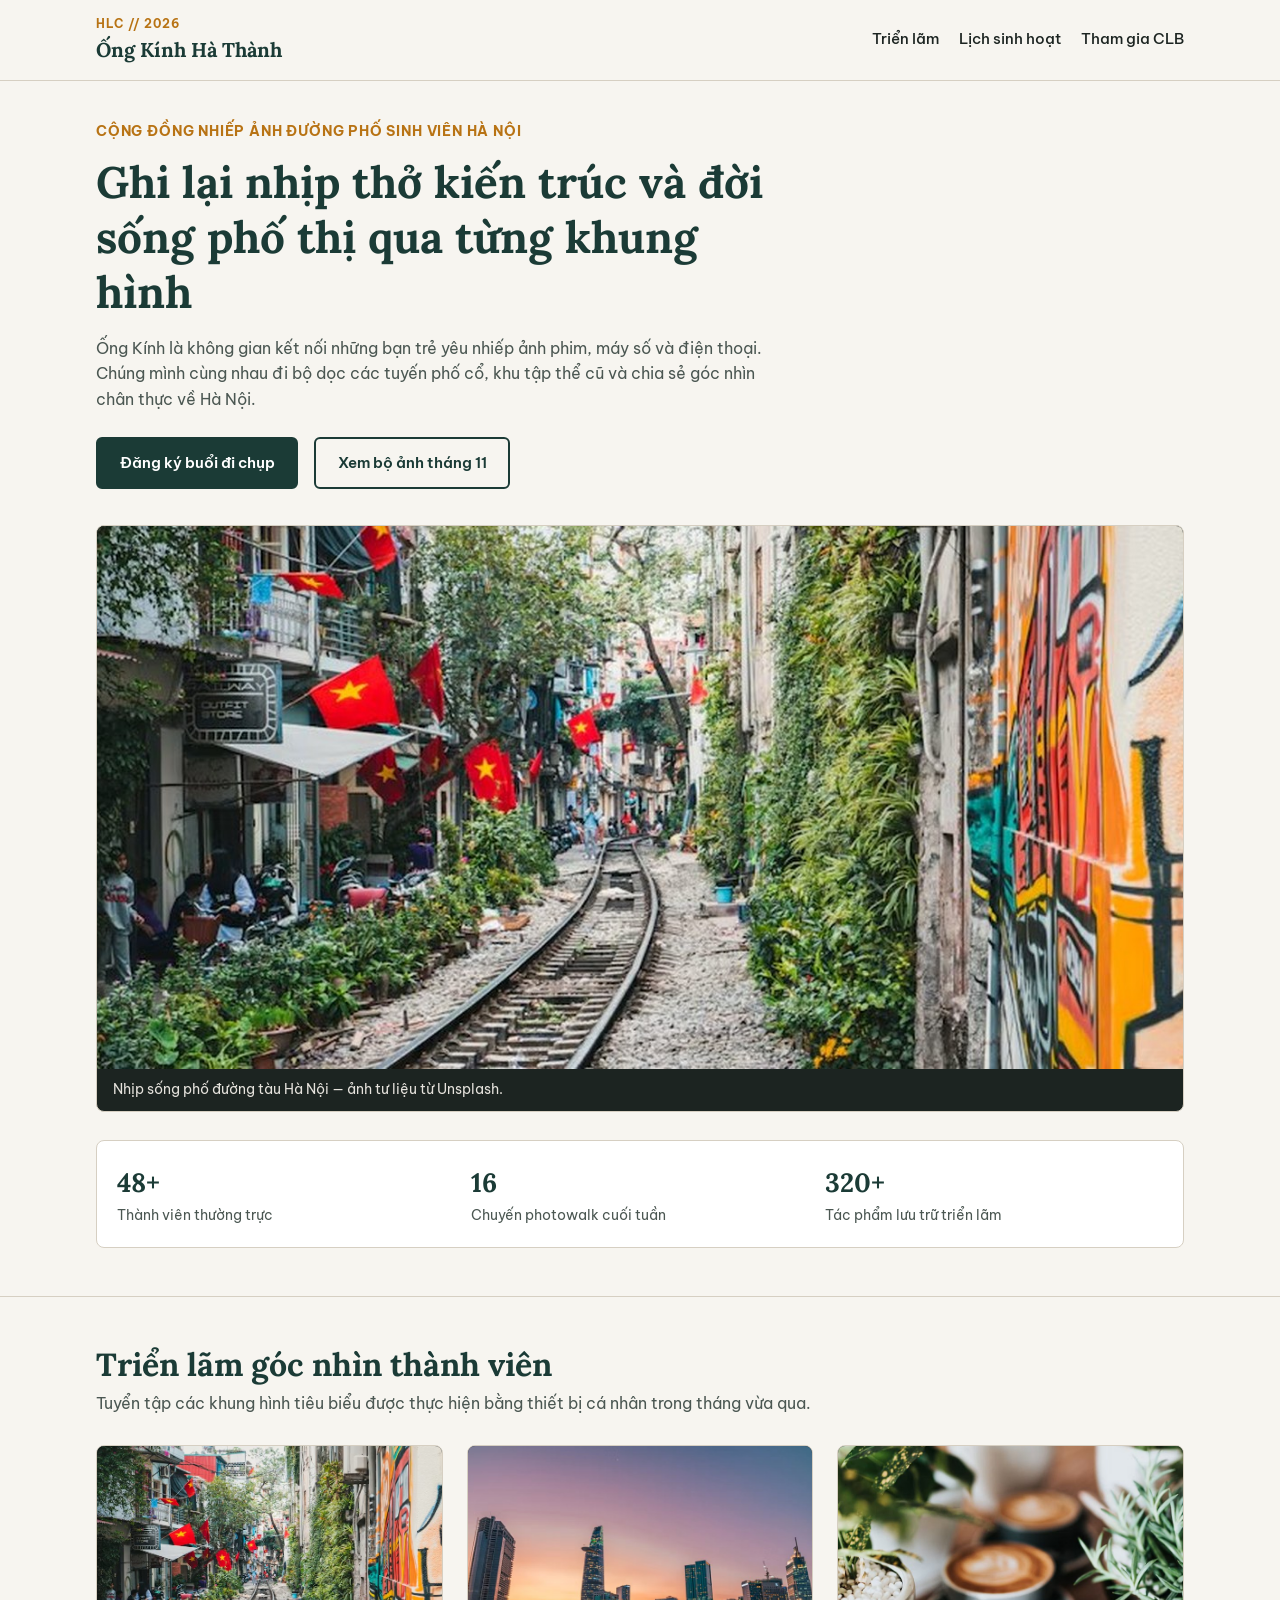
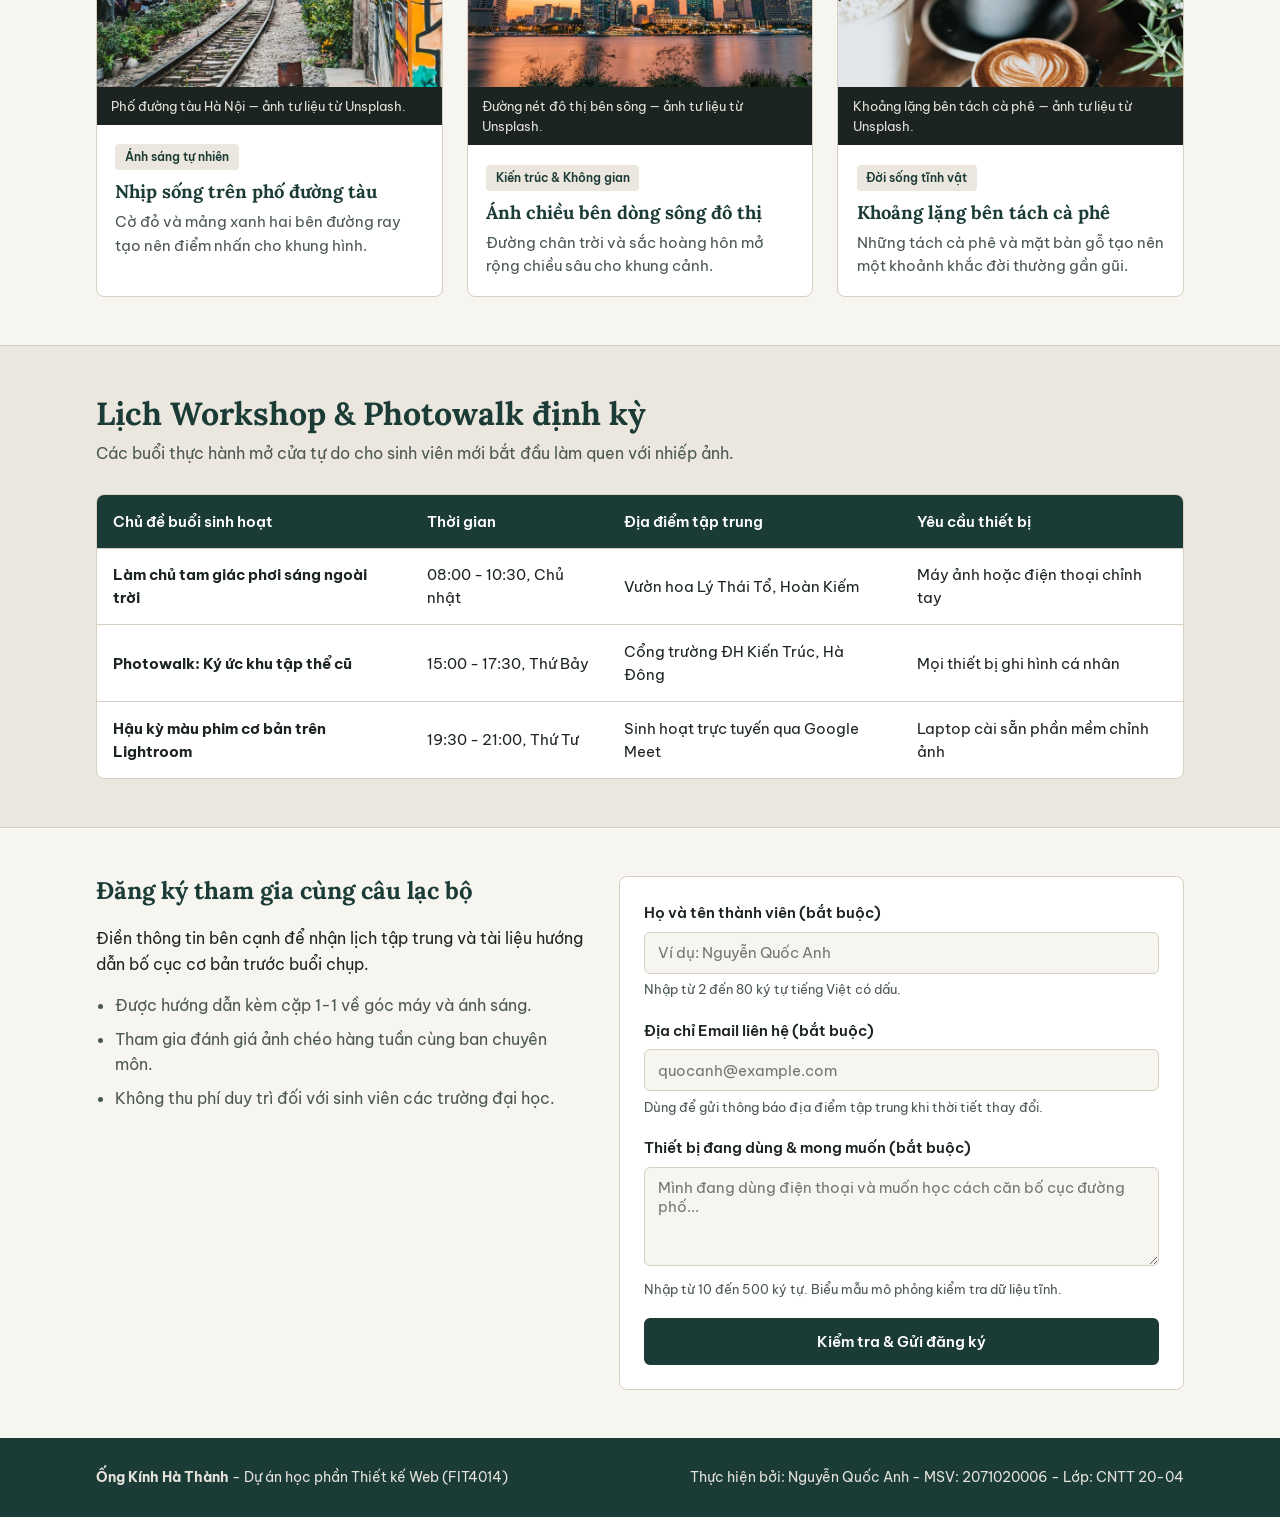
<file: index.html>
<!DOCTYPE html>
<html lang="vi">

<head>
    <meta charset="UTF-8">
    <meta name="viewport" content="width=device-width, initial-scale=1.0">
    <title>Ống Kính Hà Thành - Câu lạc bộ Nhiếp ảnh &amp; Khám phá Đô thị</title>
    <link rel="preconnect" href="https://fonts.googleapis.com">
    <link rel="preconnect" href="https://fonts.gstatic.com" crossorigin>
    <link
        href="https://fonts.googleapis.com/css2?family=Be+Vietnam+Pro:wght@400;500;600;700&family=Lora:ital,wght@0,600;0,700;1,500&display=swap"
        rel="stylesheet">
    <link rel="stylesheet" href="css/styles.css">
</head>

<body>
    <header class="site-header">
        <div class="container header-bar">
            <a href="index.html" class="brand-mark">
                <span class="brand-code">HLC // 2026</span>
                <span class="brand-title">Ống Kính Hà Thành</span>
            </a>
            <nav class="main-nav" aria-label="Điều hướng chính">
                <a href="#trien-lam">Triển lãm</a>
                <a href="#lich-sinh-hoat">Lịch sinh hoạt</a>
                <a href="#dang-ky">Tham gia CLB</a>
            </nav>
        </div>
    </header>

    <main>
        <section class="editorial-intro">
            <div class="container">
                <p class="eyebrow">Cộng đồng nhiếp ảnh đường phố sinh viên Hà Nội</p>
                <h1>Ghi lại nhịp thở kiến trúc và đời sống phố thị qua từng khung hình</h1>
                <p class="lead-text">
                    Ống Kính là không gian kết nối những bạn trẻ yêu nhiếp ảnh phim, máy số và điện thoại.
                    Chúng mình cùng nhau đi bộ dọc các tuyến phố cổ, khu tập thể cũ và chia sẻ góc nhìn chân thực về Hà
                    Nội.
                </p>
                <div class="intro-actions">
                    <a href="#dang-ky" class="btn btn-primary">Đăng ký buổi đi chụp</a>
                    <a href="#trien-lam" class="btn btn-outline">Xem bộ ảnh tháng 11</a>
                </div>

                <figure class="editorial-banner">
                    <img src="assets/anh-banner-pho-ha-noi.jpg"
                        alt="Phố đường tàu Hà Nội với những ngôi nhà san sát hai bên đường ray" width="1320"
                        height="600">
                    <figcaption>Nhịp sống phố đường tàu Hà Nội — ảnh tư liệu từ Unsplash.</figcaption>
                </figure>

                <ul class="stat-strip" aria-label="Số liệu hoạt động câu lạc bộ">
                    <li>
                        <strong>48+</strong>
                        <span>Thành viên thường trực</span>
                    </li>
                    <li>
                        <strong>16</strong>
                        <span>Chuyến photowalk cuối tuần</span>
                    </li>
                    <li>
                        <strong>320+</strong>
                        <span>Tác phẩm lưu trữ triển lãm</span>
                    </li>
                </ul>
            </div>
        </section>

        <section id="trien-lam" class="gallery-section">
            <div class="container">
                <div class="section-heading">
                    <h2>Triển lãm góc nhìn thành viên</h2>
                    <p>Tuyển tập các khung hình tiêu biểu được thực hiện bằng thiết bị cá nhân trong tháng vừa qua.</p>
                </div>

                <div class="photo-grid">
                    <article class="photo-card">
                        <figure class="photo-frame">
                            <img src="assets/ha-noi-pho-co.jpg"
                                alt="Phố đường tàu Hà Nội với cờ đỏ và cây xanh hai bên đường ray" width="800"
                                height="560" loading="lazy">
                            <figcaption>Phố đường tàu Hà Nội — ảnh tư liệu từ Unsplash.</figcaption>
                        </figure>
                        <div class="photo-body">
                            <span class="tag">Ánh sáng tự nhiên</span>
                            <h3>Nhịp sống trên phố đường tàu</h3>
                            <p>Cờ đỏ và mảng xanh hai bên đường ray tạo nên điểm nhấn cho khung hình.</p>
                        </div>
                    </article>

                    <article class="photo-card">
                        <figure class="photo-frame">
                            <img src="assets/do-thi-ben-song.jpg"
                                alt="Đường chân trời đô thị bên dòng sông lúc hoàng hôn"
                                width="800" height="560" loading="lazy">
                            <figcaption>Đường nét đô thị bên sông — ảnh tư liệu từ Unsplash.</figcaption>
                        </figure>
                        <div class="photo-body">
                            <span class="tag">Kiến trúc &amp; Không gian</span>
                            <h3>Ánh chiều bên dòng sông đô thị</h3>
                            <p>Đường chân trời và sắc hoàng hôn mở rộng chiều sâu cho khung cảnh.</p>
                        </div>
                    </article>

                    <article class="photo-card">
                        <figure class="photo-frame">
                            <img src="assets/ca-phe-pho.jpg"
                                alt="Những tách cà phê đặt trên bàn gỗ trong quán nhỏ" width="800"
                                height="560" loading="lazy">
                            <figcaption>Khoảng lặng bên tách cà phê — ảnh tư liệu từ Unsplash.</figcaption>
                        </figure>
                        <div class="photo-body">
                            <span class="tag">Đời sống tĩnh vật</span>
                            <h3>Khoảng lặng bên tách cà phê</h3>
                            <p>Những tách cà phê và mặt bàn gỗ tạo nên một khoảnh khắc đời thường gần gũi.</p>
                        </div>
                    </article>
                </div>
            </div>
        </section>

        <section id="lich-sinh-hoat" class="schedule-section">
            <div class="container">
                <div class="section-heading">
                    <h2>Lịch Workshop &amp; Photowalk định kỳ</h2>
                    <p>Các buổi thực hành mở cửa tự do cho sinh viên mới bắt đầu làm quen với nhiếp ảnh.</p>
                </div>

                <div class="table-wrap">
                    <table class="schedule-table">
                        <thead>
                            <tr>
                                <th scope="col">Chủ đề buổi sinh hoạt</th>
                                <th scope="col">Thời gian</th>
                                <th scope="col">Địa điểm tập trung</th>
                                <th scope="col">Yêu cầu thiết bị</th>
                            </tr>
                        </thead>
                        <tbody>
                            <tr>
                                <th scope="row">Làm chủ tam giác phơi sáng ngoài trời</th>
                                <td>08:00 - 10:30, Chủ nhật</td>
                                <td>Vườn hoa Lý Thái Tổ, Hoàn Kiếm</td>
                                <td>Máy ảnh hoặc điện thoại chỉnh tay</td>
                            </tr>
                            <tr>
                                <th scope="row">Photowalk: Ký ức khu tập thể cũ</th>
                                <td>15:00 - 17:30, Thứ Bảy</td>
                                <td>Cổng trường ĐH Kiến Trúc, Hà Đông</td>
                                <td>Mọi thiết bị ghi hình cá nhân</td>
                            </tr>
                            <tr>
                                <th scope="row">Hậu kỳ màu phim cơ bản trên Lightroom</th>
                                <td>19:30 - 21:00, Thứ Tư</td>
                                <td>Sinh hoạt trực tuyến qua Google Meet</td>
                                <td>Laptop cài sẵn phần mềm chỉnh ảnh</td>
                            </tr>
                        </tbody>
                    </table>
                </div>
            </div>
        </section>

        <section id="dang-ky" class="join-section">
            <div class="container join-layout">
                <div class="join-info">
                    <h2>Đăng ký tham gia cùng câu lạc bộ</h2>
                    <p>
                        Điền thông tin bên cạnh để nhận lịch tập trung và tài liệu hướng dẫn bố cục cơ bản trước buổi
                        chụp.
                    </p>
                    <ul class="benefit-list">
                        <li>Được hướng dẫn kèm cặp 1-1 về góc máy và ánh sáng.</li>
                        <li>Tham gia đánh giá ảnh chéo hàng tuần cùng ban chuyên môn.</li>
                        <li>Không thu phí duy trì đối với sinh viên các trường đại học.</li>
                    </ul>
                </div>

                <form class="join-form" action="ket-qua.html" method="get">
                    <div class="form-group">
                        <label for="fullname">Họ và tên thành viên (bắt buộc)</label>
                        <input type="text" id="fullname" name="fullname" autocomplete="name" required minlength="2"
                            maxlength="80" placeholder="Ví dụ: Nguyễn Quốc Anh" aria-describedby="fullname-help">
                        <p id="fullname-help" class="field-help">Nhập từ 2 đến 80 ký tự tiếng Việt có dấu.</p>
                    </div>

                    <div class="form-group">
                        <label for="email">Địa chỉ Email liên hệ (bắt buộc)</label>
                        <input type="email" id="email" name="email" autocomplete="email" required
                            placeholder="quocanh@example.com" aria-describedby="email-help">
                        <p id="email-help" class="field-help">Dùng để gửi thông báo địa điểm tập trung khi thời tiết
                            thay đổi.</p>
                    </div>

                    <div class="form-group">
                        <label for="message">Thiết bị đang dùng &amp; mong muốn (bắt buộc)</label>
                        <textarea id="message" name="message" rows="4" required minlength="10" maxlength="500"
                            placeholder="Mình đang dùng điện thoại và muốn học cách căn bố cục đường phố..."
                            aria-describedby="message-help"></textarea>
                        <p id="message-help" class="field-help">Nhập từ 10 đến 500 ký tự. Biểu mẫu mô phỏng kiểm tra dữ
                            liệu tĩnh.</p>
                    </div>

                    <button type="submit" class="btn btn-primary btn-submit">Kiểm tra &amp; Gửi đăng ký</button>
                </form>
            </div>
        </section>
    </main>

    <footer class="site-footer">
        <div class="container footer-inner">
            <p><strong>Ống Kính Hà Thành</strong> - Dự án học phần Thiết kế Web (FIT4014)</p>
            <p>Thực hiện bởi: Nguyễn Quốc Anh - MSV: 2071020006 - Lớp: CNTT 20-04</p>
        </div>
    </footer>
</body>

</html>
</file>
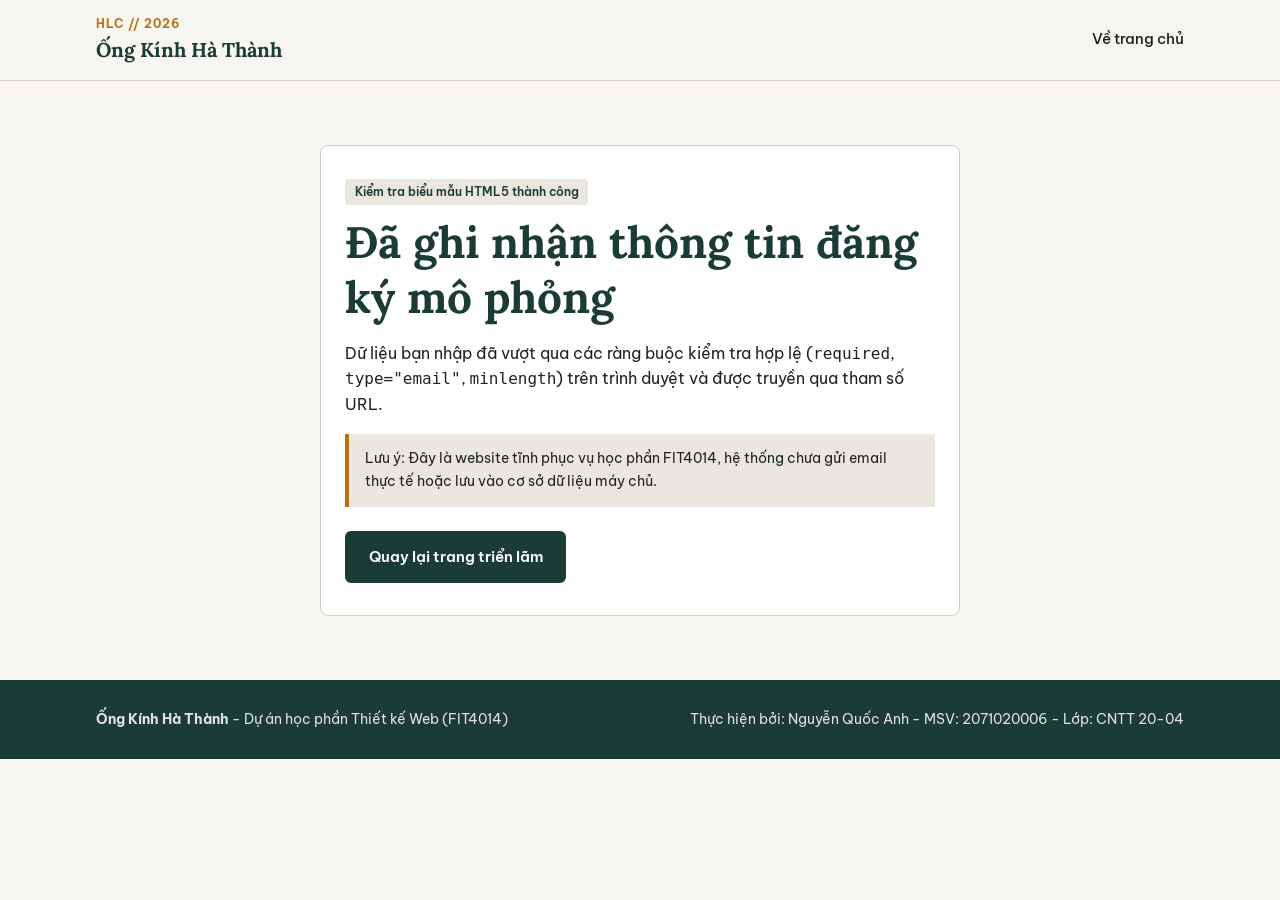
<file: ket-qua.html>
<!DOCTYPE html>
<html lang="vi">

<head>
    <meta charset="UTF-8">
    <meta name="viewport" content="width=device-width, initial-scale=1.0">
    <title>Xác nhận đăng ký - Ống Kính Hà Thành</title>
    <link rel="preconnect" href="https://fonts.googleapis.com">
    <link rel="preconnect" href="https://fonts.gstatic.com" crossorigin>
    <link
        href="https://fonts.googleapis.com/css2?family=Be+Vietnam+Pro:wght@400;500;600;700&family=Lora:wght@600;700&display=swap"
        rel="stylesheet">
    <link rel="stylesheet" href="css/styles.css">
</head>

<body>
    <header class="site-header">
        <div class="container header-bar">
            <a href="index.html" class="brand-mark">
                <span class="brand-code">HLC // 2026</span>
                <span class="brand-title">Ống Kính Hà Thành</span>
            </a>
            <nav class="main-nav" aria-label="Điều hướng trang kết quả">
                <a href="index.html">Về trang chủ</a>
            </nav>
        </div>
    </header>

    <main class="result-main">
        <div class="container">
            <section class="result-box">
                <span class="tag">Kiểm tra biểu mẫu HTML5 thành công</span>
                <h1>Đã ghi nhận thông tin đăng ký mô phỏng</h1>
                <p>
                    Dữ liệu bạn nhập đã vượt qua các ràng buộc kiểm tra hợp lệ (<code>required</code>,
                    <code>type="email"</code>, <code>minlength</code>) trên trình duyệt và được truyền qua tham số URL.
                </p>
                <p class="result-note">
                    Lưu ý: Đây là website tĩnh phục vụ học phần FIT4014, hệ thống chưa gửi email thực tế hoặc lưu vào cơ
                    sở dữ liệu máy chủ.
                </p>
                <a href="index.html" class="btn btn-primary">Quay lại trang triển lãm</a>
            </section>
        </div>
    </main>

    <footer class="site-footer">
        <div class="container footer-inner">
            <p><strong>Ống Kính Hà Thành</strong> - Dự án học phần Thiết kế Web (FIT4014)</p>
            <p>Thực hiện bởi: Nguyễn Quốc Anh - MSV: 2071020006 - Lớp: CNTT 20-04</p>
        </div>
    </footer>
</body>

</html>
</file>
<file: css/styles.css>
*, *::before, *::after {
  box-sizing: border-box;
}

:root {
  --bg-paper: #f7f5f0;
  --bg-surface: #ffffff;
  --bg-tinted: #ebe7de;
  --ink-primary: #1c2421;
  --ink-muted: #4b5752;
  --brand-green: #1b3b36;
  --brand-green-hover: #122925;
  --accent-amber: #b87314;
  --border-line: #d6cfc2;
  --focus-ring: #b87314;
  --error-red: #b91c1c;
}

html {
  scroll-behavior: smooth;
}

body {
  margin: 0;
  font-family: "Be Vietnam Pro", system-ui, -apple-system, sans-serif;
  font-size: 1rem;
  line-height: 1.6;
  color: var(--ink-primary);
  background-color: var(--bg-paper);
}

img {
  display: block;
  max-width: 100%;
  height: auto;
}

.container {
  width: 100%;
  max-width: 70rem;
  margin-inline: auto;
  padding-inline: 1rem;
}

.site-header {
  background-color: var(--bg-paper);
  border-bottom: 1px solid var(--border-line);
  position: sticky;
  top: 0;
  z-index: 10;
}

.header-bar {
  display: flex;
  flex-wrap: wrap;
  align-items: center;
  justify-content: space-between;
  gap: 0.75rem 1.5rem;
  padding-block: 0.9rem;
}

.brand-mark {
  text-decoration: none;
  color: var(--ink-primary);
  display: flex;
  flex-direction: column;
}

.brand-code {
  font-size: 0.75rem;
  font-weight: 700;
  letter-spacing: 0.08em;
  color: var(--accent-amber);
}

.brand-title {
  font-family: "Lora", Georgia, serif;
  font-size: 1.25rem;
  font-weight: 700;
  color: var(--brand-green);
}

.main-nav {
  display: flex;
  flex-wrap: wrap;
  gap: 0.5rem 1.25rem;
}

.main-nav a {
  text-decoration: none;
  color: var(--ink-primary);
  font-weight: 500;
  font-size: 0.95rem;
  padding-block: 0.25rem;
  border-bottom: 2px solid transparent;
  transition: color 180ms ease, border-color 180ms ease;
}

.main-nav a:hover {
  color: var(--brand-green);
  border-bottom-color: var(--accent-amber);
}

a:focus-visible,
button:focus-visible,
input:focus-visible,
textarea:focus-visible {
  outline: 3px solid var(--focus-ring);
  outline-offset: 3px;
}

.editorial-intro {
  padding-block: 2.5rem 3rem;
  border-bottom: 1px solid var(--border-line);
}

.eyebrow {
  margin: 0 0 0.75rem;
  font-size: 0.85rem;
  font-weight: 700;
  text-transform: uppercase;
  letter-spacing: 0.06em;
  color: var(--accent-amber);
}

h1, h2, h3 {
  font-family: "Lora", Georgia, serif;
  color: var(--brand-green);
  line-height: 1.25;
  margin-top: 0;
}

h1 {
  font-size: clamp(1.75rem, 4vw, 2.75rem);
  max-width: 24ch;
  margin-bottom: 1rem;
}

.lead-text {
  max-width: 62ch;
  color: var(--ink-muted);
  margin: 0 0 1.5rem;
}

.intro-actions {
  display: flex;
  flex-wrap: wrap;
  gap: 0.75rem 1rem;
  margin-bottom: 2.25rem;
}

.btn {
  display: inline-block;
  text-decoration: none;
  font-family: inherit;
  font-size: 0.95rem;
  font-weight: 600;
  padding: 0.75rem 1.35rem;
  border-radius: 6px;
  border: 2px solid var(--brand-green);
  cursor: pointer;
  transition: background-color 180ms ease, color 180ms ease, transform 180ms ease;
}

.btn:active:not(:disabled) {
  transform: translateY(1px);
}

.btn-primary {
  background-color: var(--brand-green);
  color: #ffffff;
}

.btn-primary:hover {
  background-color: var(--brand-green-hover);
  border-color: var(--brand-green-hover);
}

.btn-outline {
  background-color: transparent;
  color: var(--brand-green);
}

.btn-outline:hover {
  background-color: var(--bg-tinted);
}

.editorial-banner {
  margin: 0 0 1.75rem;
  background-color: #1c2421;
  border: 1px solid var(--border-line);
  border-radius: 8px;
  overflow: hidden;
}

.editorial-banner img {
  width: 100%;
  aspect-ratio: 16 / 8;
  object-fit: cover;
}

.editorial-banner figcaption {
  padding: 0.65rem 1rem;
  font-size: 0.85rem;
  color: #e5e2dc;
}

.stat-strip {
  list-style: none;
  margin: 0;
  padding: 1.25rem;
  background-color: var(--bg-surface);
  border: 1px solid var(--border-line);
  border-radius: 8px;
  display: grid;
  grid-template-columns: 1fr;
  gap: 1rem;
}

.stat-strip li {
  display: flex;
  flex-direction: column;
}

.stat-strip strong {
  font-family: "Lora", Georgia, serif;
  font-size: 1.65rem;
  color: var(--brand-green);
}

.stat-strip span {
  font-size: 0.9rem;
  color: var(--ink-muted);
}

.gallery-section,
.schedule-section,
.join-section {
  padding-block: 3rem;
}

.schedule-section {
  background-color: var(--bg-tinted);
  border-block: 1px solid var(--border-line);
}

.section-heading {
  margin-bottom: 1.75rem;
}

.section-heading h2 {
  font-size: clamp(1.4rem, 3vw, 2rem);
  margin-bottom: 0.4rem;
}

.section-heading p {
  margin: 0;
  color: var(--ink-muted);
}

.photo-grid {
  display: grid;
  grid-template-columns: 1fr;
  gap: 1.5rem;
}

.photo-card {
  min-width: 0;
  background-color: var(--bg-surface);
  border: 1px solid var(--border-line);
  border-radius: 8px;
  overflow: hidden;
  display: flex;
  flex-direction: column;
  transition: transform 180ms ease;
}

.photo-card:hover {
  transform: translateY(-4px);
}

.photo-frame {
  margin: 0;
  background-color: #161b19;
}

.photo-frame img {
  width: 100%;
  aspect-ratio: 10 / 7;
  object-fit: cover;
}

.photo-frame figcaption {
  padding: 0.55rem 0.9rem;
  font-size: 0.8rem;
  color: #e5e2dc;
  background-color: #1c2421;
}

.photo-body {
  padding: 1.15rem;
}

.tag {
  display: inline-block;
  font-size: 0.78rem;
  font-weight: 600;
  color: var(--brand-green);
  background-color: var(--bg-tinted);
  padding: 0.2rem 0.6rem;
  border-radius: 4px;
  margin-bottom: 0.6rem;
}

.photo-body h3 {
  font-size: 1.15rem;
  margin-bottom: 0.45rem;
}

.photo-body p {
  margin: 0;
  font-size: 0.92rem;
  color: var(--ink-muted);
}

.table-wrap {
  width: 100%;
  overflow-x: auto;
  background-color: var(--bg-surface);
  border: 1px solid var(--border-line);
  border-radius: 8px;
}

.schedule-table {
  width: 100%;
  border-collapse: collapse;
  text-align: left;
  min-width: 34rem;
}

.schedule-table th,
.schedule-table td {
  padding: 0.9rem 1rem;
  border-bottom: 1px solid var(--border-line);
  font-size: 0.92rem;
}

.schedule-table thead th {
  background-color: var(--brand-green);
  color: #ffffff;
  font-weight: 600;
}

.schedule-table tbody tr:last-child th,
.schedule-table tbody tr:last-child td {
  border-bottom: none;
}

.join-layout {
  display: grid;
  grid-template-columns: 1fr;
  gap: 2rem;
}

.benefit-list {
  padding-left: 1.2rem;
  color: var(--ink-muted);
  display: flex;
  flex-direction: column;
  gap: 0.5rem;
}

.join-form {
  background-color: var(--bg-surface);
  border: 1px solid var(--border-line);
  border-radius: 8px;
  padding: 1.5rem;
}

.form-group {
  margin-bottom: 1.15rem;
}

.form-group label {
  display: block;
  font-weight: 600;
  margin-bottom: 0.4rem;
  font-size: 0.95rem;
}

.form-group input,
.form-group textarea {
  width: 100%;
  padding: 0.65rem 0.8rem;
  font-family: inherit;
  font-size: 0.95rem;
  color: var(--ink-primary);
  background-color: var(--bg-paper);
  border: 1.5px solid var(--border-line);
  border-radius: 6px;
}

.form-group input:user-invalid,
.form-group textarea:user-invalid {
  border-color: var(--error-red);
}

.field-help {
  margin: 0.35rem 0 0;
  font-size: 0.82rem;
  color: var(--ink-muted);
}

.btn-submit {
  width: 100%;
}

.result-main {
  padding-block: 4rem;
}

.result-box {
  max-width: 40rem;
  margin-inline: auto;
  background-color: var(--bg-surface);
  border: 1px solid var(--border-line);
  border-radius: 8px;
  padding: 2rem 1.5rem;
}

.result-note {
  padding: 0.85rem 1rem;
  background-color: var(--bg-tinted);
  border-left: 4px solid var(--accent-amber);
  font-size: 0.9rem;
  margin-bottom: 1.5rem;
}

.site-footer {
  background-color: var(--brand-green);
  color: #e5e2dc;
  padding-block: 1.75rem;
  font-size: 0.9rem;
}

.footer-inner {
  display: flex;
  flex-direction: column;
  gap: 0.4rem;
}

.footer-inner p {
  margin: 0;
}

@media (min-width: 640px) {
  .stat-strip {
    grid-template-columns: repeat(3, minmax(0, 1fr));
  }

  .photo-grid {
    grid-template-columns: repeat(2, minmax(0, 1fr));
  }

  .footer-inner {
    flex-direction: row;
    justify-content: space-between;
    align-items: center;
  }
}

@media (min-width: 960px) {
  .photo-grid {
    grid-template-columns: repeat(3, minmax(0, 1fr));
  }

  .join-layout {
    grid-template-columns: 1fr 1.15fr;
    align-items: start;
  }
}
</file>
